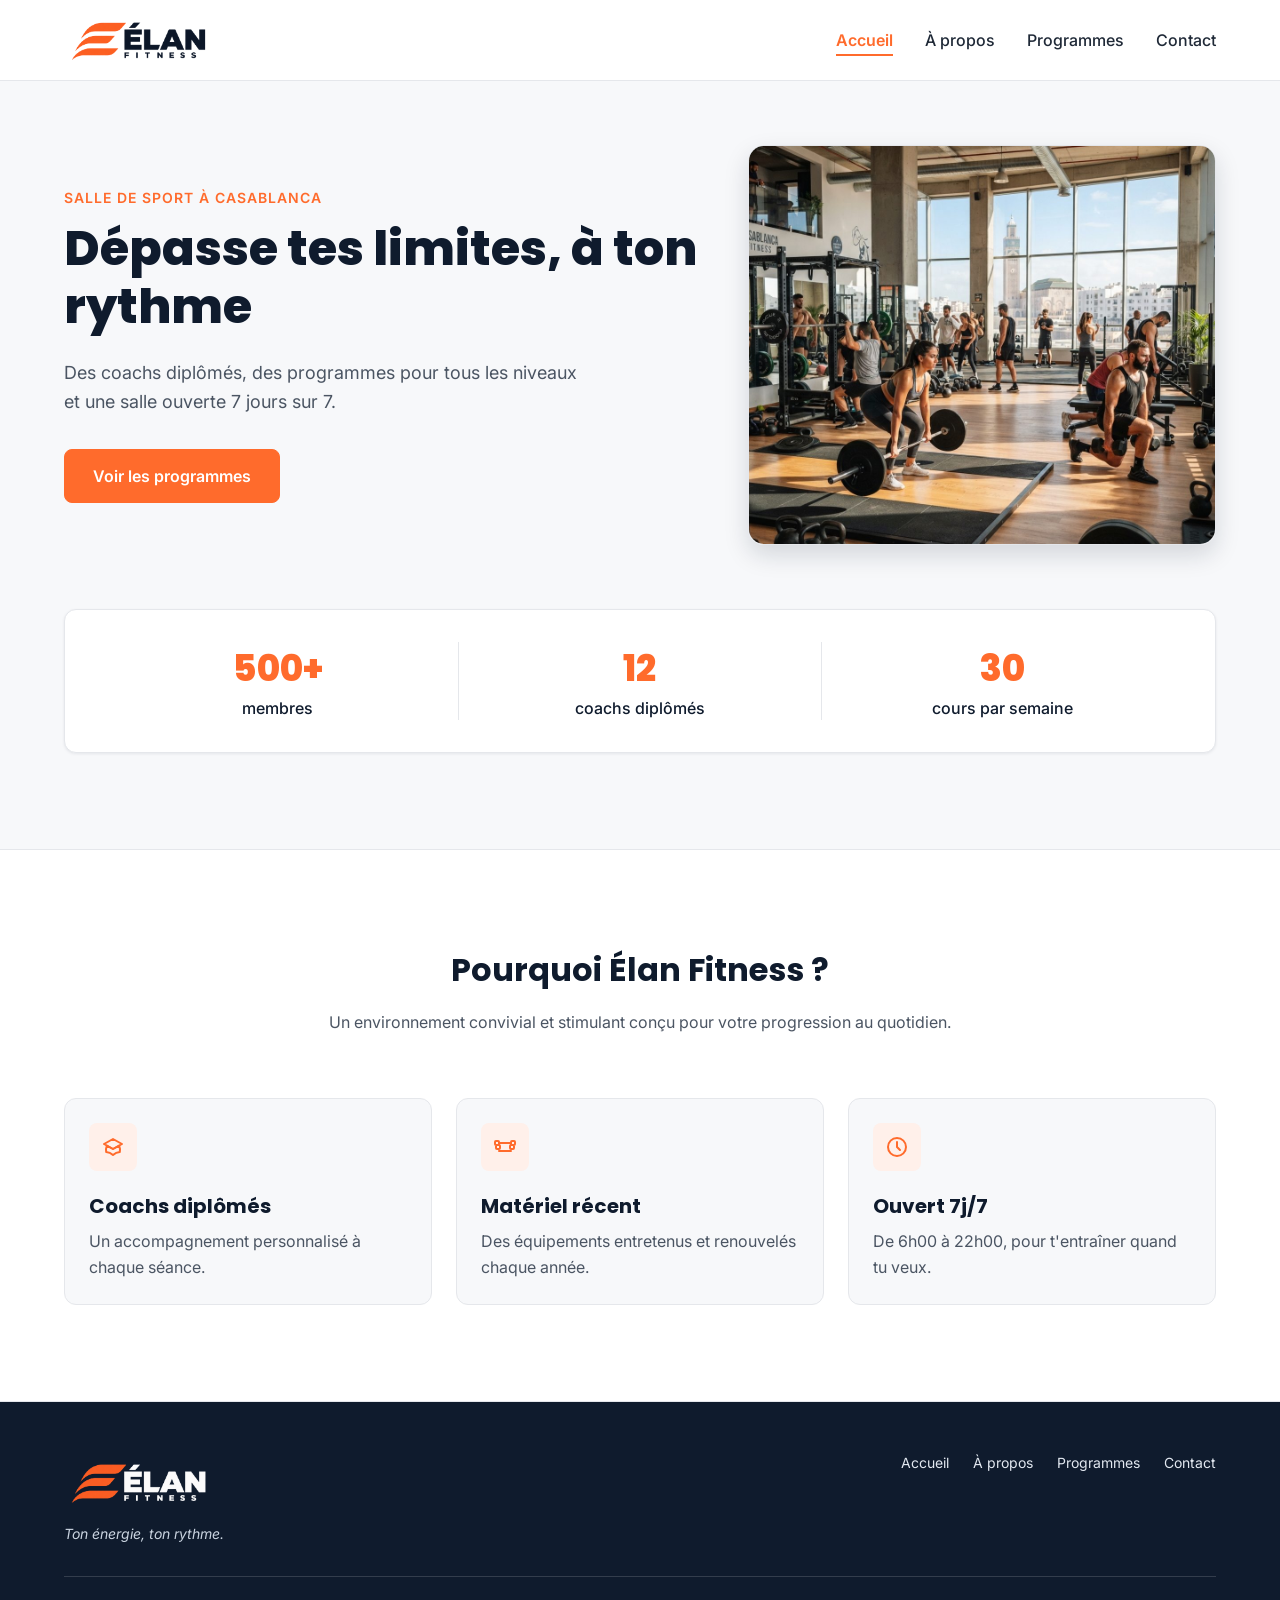
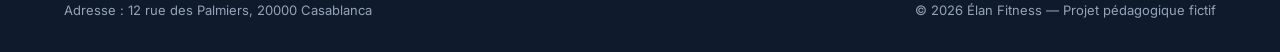
<file: index.html>
<!doctype html>
<html lang="fr">
  <head>
    <meta charset="UTF-8" />
    <meta name="viewport" content="width=device-width, initial-scale=1" />
    <meta
      name="description"
      content="Élan Fitness, salle de sport à Casablanca : musculation, yoga, cardio et boxe fitness avec des coachs diplômés. Réservez votre cours d'essai gratuit."
    />
    <title>Élan Fitness | Salle de sport à Casablanca</title>

    <link rel="preconnect" href="https://fonts.googleapis.com" />
    <link rel="preconnect" href="https://fonts.gstatic.com" crossorigin />
    <link
      href="https://fonts.googleapis.com/css2?family=Inter:wght@400;500;600&family=Poppins:wght@600;700;800&display=swap"
      rel="stylesheet"
    />

    <link rel="stylesheet" href="style.css" />
  </head>

  <body>
    <header class="en-tete">
      <div class="conteneur en-tete-contenu">
        <a href="./index.html" class="logo"
          ><img src="img/elan-fitness-noir.png" alt="Élan Fitness"
        /></a>

        <nav aria-label="Navigation principale">
          <ul class="menu">
            <li><a href="./index.html" class="lien-actif">Accueil</a></li>
            <li><a href="./Propos.html">À propos</a></li>
            <li><a href="./Programmes.html">Programmes</a></li>
            <li><a href="./Contact.html">Contact</a></li>
          </ul>
        </nav>
      </div>
    </header>

    <main>
      <section id="accueil" class="hero">
        <div class="conteneur">
          <div class="hero-contenu">
            <div class="hero-texte">
              <p class="sur-titre">Salle de sport à Casablanca</p>
              <h1>Dépasse tes limites, à ton rythme</h1>
              <p class="hero-description">
                Des coachs diplômés, des programmes pour tous les niveaux et une
                salle ouverte 7 jours sur 7.
              </p>
              <div class="boutons">
                <a href="./Programmes.html" class="bouton bouton-principal"
                  >Voir les programmes</a
                >
              </div>
            </div>

            <img
              class="hero-image"
              src="img/hero.jpg"
              alt="Des personnes s'entraînent dans une salle de sport lumineuse à Casablanca"
            />
          </div>

          <div class="chiffres">
            <div class="chiffre">
              <p class="chiffre-nombre">500+</p>
              <p>membres</p>
            </div>
            <div class="chiffre">
              <p class="chiffre-nombre">12</p>
              <p>coachs diplômés</p>
            </div>
            <div class="chiffre">
              <p class="chiffre-nombre">30</p>
              <p>cours par semaine</p>
            </div>
          </div>
        </div>
      </section>

      <section class="section section-blanche">
        <div class="conteneur">
          <div class="section-titre">
            <h2>Pourquoi Élan Fitness ?</h2>
            <p>
              Un environnement convivial et stimulant conçu pour votre
              progression au quotidien.
            </p>
          </div>

          <div class="cartes">
            <article class="carte carte-avantage">
              <div class="icone"><img src="img/icone-coach.svg" alt="" /></div>
              <h3>Coachs diplômés</h3>
              <p>Un accompagnement personnalisé à chaque séance.</p>
            </article>

            <article class="carte carte-avantage">
              <div class="icone">
                <img src="img/icone-materiel.svg" alt="" />
              </div>
              <h3>Matériel récent</h3>
              <p>Des équipements entretenus et renouvelés chaque année.</p>
            </article>

            <article class="carte carte-avantage">
              <div class="icone">
                <img src="img/icone-horloge.svg" alt="" />
              </div>
              <h3>Ouvert 7j/7</h3>
              <p>De 6h00 à 22h00, pour t'entraîner quand tu veux.</p>
            </article>
          </div>
        </div>
      </section>
    </main>

    <footer class="pied-de-page">
      <div class="conteneur">
        <div class="pied-haut">
          <div>
            <p class="logo logo-clair">
              <img src="img/elan-fitness-blanc.png" alt="Élan Fitness" />
            </p>
            <p class="slogan">Ton énergie, ton rythme.</p>
          </div>

          <nav aria-label="Navigation du pied de page">
            <ul class="menu menu-pied">
              <li><a href="./index.html">Accueil</a></li>
              <li><a href="./Propos.html">À propos</a></li>
              <li><a href="./Programmes.html">Programmes</a></li>
              <li><a href="./Contact.html">Contact</a></li>
            </ul>
          </nav>
        </div>

        <div class="pied-bas">
          <p>Adresse : 12 rue des Palmiers, 20000 Casablanca</p>
          <p>&copy; 2026 Élan Fitness — Projet pédagogique fictif</p>
        </div>
      </div>
    </footer>
  </body>
</html>
</file>
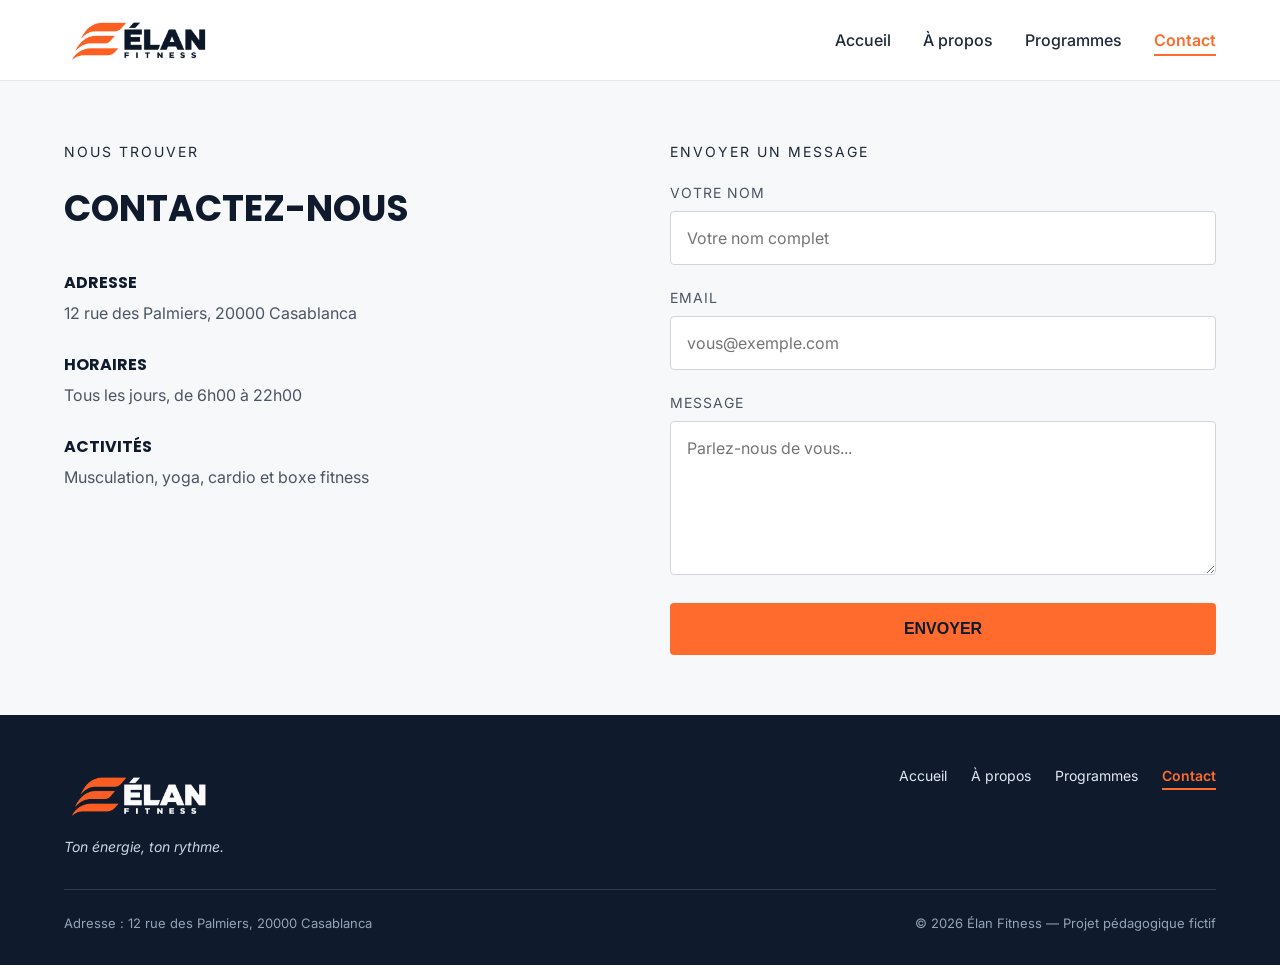
<file: Contact.html>
<!doctype html>
<html lang="fr">
  <head>
    <meta charset="UTF-8" />
    <meta name="viewport" content="width=device-width, initial-scale=1" />
    <meta
      name="description"
      content="Contactez Élan Fitness, salle de sport à Casablanca."
    />
    <title>Contact | Élan Fitness</title>

    <link rel="preconnect" href="https://fonts.googleapis.com" />
    <link rel="preconnect" href="https://fonts.gstatic.com" crossorigin />
    <link
      href="https://fonts.googleapis.com/css2?family=Inter:wght@400;500;600&family=Poppins:wght@600;700;800&display=swap"
      rel="stylesheet"
    />

    <link rel="stylesheet" href="style.css" />
  </head>

  <body>
    <header class="en-tete">
      <div class="conteneur en-tete-contenu">
        <a href="./index.html" class="logo"
          ><img src="img/elan-fitness-noir.png" alt="Élan Fitness"
        /></a>

        <nav aria-label="Navigation principale">
          <ul class="menu">
            <li><a href="./index.html">Accueil</a></li>
            <li><a href="./Propos.html">À propos</a></li>
            <li><a href="./Programmes.html">Programmes</a></li>
            <li>
              <a href="./Contact.html" class="lien-actif" aria-current="page"
                >Contact</a
              >
            </li>
          </ul>
        </nav>
      </div>
    </header>

    <main>
      <section id="contact">
        <div class="conteneur contact-contenu">
          <div class="contact-infos">
            <p class="contact-surtitre">Nous trouver</p>
            <h1>Contactez-nous</h1>

            <div class="contact-info">
              <div>
                <h2>Adresse</h2>
                <p>12 rue des Palmiers, 20000 Casablanca</p>
              </div>
            </div>

            <div class="contact-info">
              <div>
                <h2>Horaires</h2>
                <p>Tous les jours, de 6h00 à 22h00</p>
              </div>
            </div>

            <div class="contact-info">
              <div>
                <h2>Activités</h2>
                <p>Musculation, yoga, cardio et boxe fitness</p>
              </div>
            </div>
          </div>

          <form class="formulaire-contact">
            <p class="contact-surtitre">Envoyer un message</p>

            <div class="champ">
              <label for="nom-complet">Votre nom</label>
              <input
                type="text"
                id="nom-complet"
                name="nom_complet"
                placeholder="Votre nom complet"
                autocomplete="name"
                required
              />
            </div>

            <div class="champ">
              <label for="email">Email</label>
              <input
                type="email"
                id="email"
                name="email"
                placeholder="vous@exemple.com"
                autocomplete="email"
                required
              />
            </div>

            <div class="champ">
              <label for="message">Message</label>
              <textarea
                id="message"
                name="message"
                rows="6"
                placeholder="Parlez-nous de vous..."
                required
              ></textarea>
            </div>

            <button type="button" class="contact-envoyer">Envoyer</button>
          </form>
        </div>
      </section>
    </main>

    <footer class="pied-de-page">
      <div class="conteneur">
        <div class="pied-haut">
          <div>
            <p class="logo logo-clair">
              <img src="img/elan-fitness-blanc.png" alt="Élan Fitness" />
            </p>
            <p class="slogan">Ton énergie, ton rythme.</p>
          </div>

          <nav aria-label="Navigation du pied de page">
            <ul class="menu menu-pied">
              <li><a href="./index.html">Accueil</a></li>
              <li><a href="./Propos.html">À propos</a></li>
              <li><a href="./Programmes.html">Programmes</a></li>
              <li>
                <a href="./Contact.html" class="lien-actif" aria-current="page"
                  >Contact</a
                >
              </li>
            </ul>
          </nav>
        </div>

        <div class="pied-bas">
          <p>Adresse : 12 rue des Palmiers, 20000 Casablanca</p>
          <p>&copy; 2026 Élan Fitness — Projet pédagogique fictif</p>
        </div>
      </div>
    </footer>
  </body>
</html>
</file>
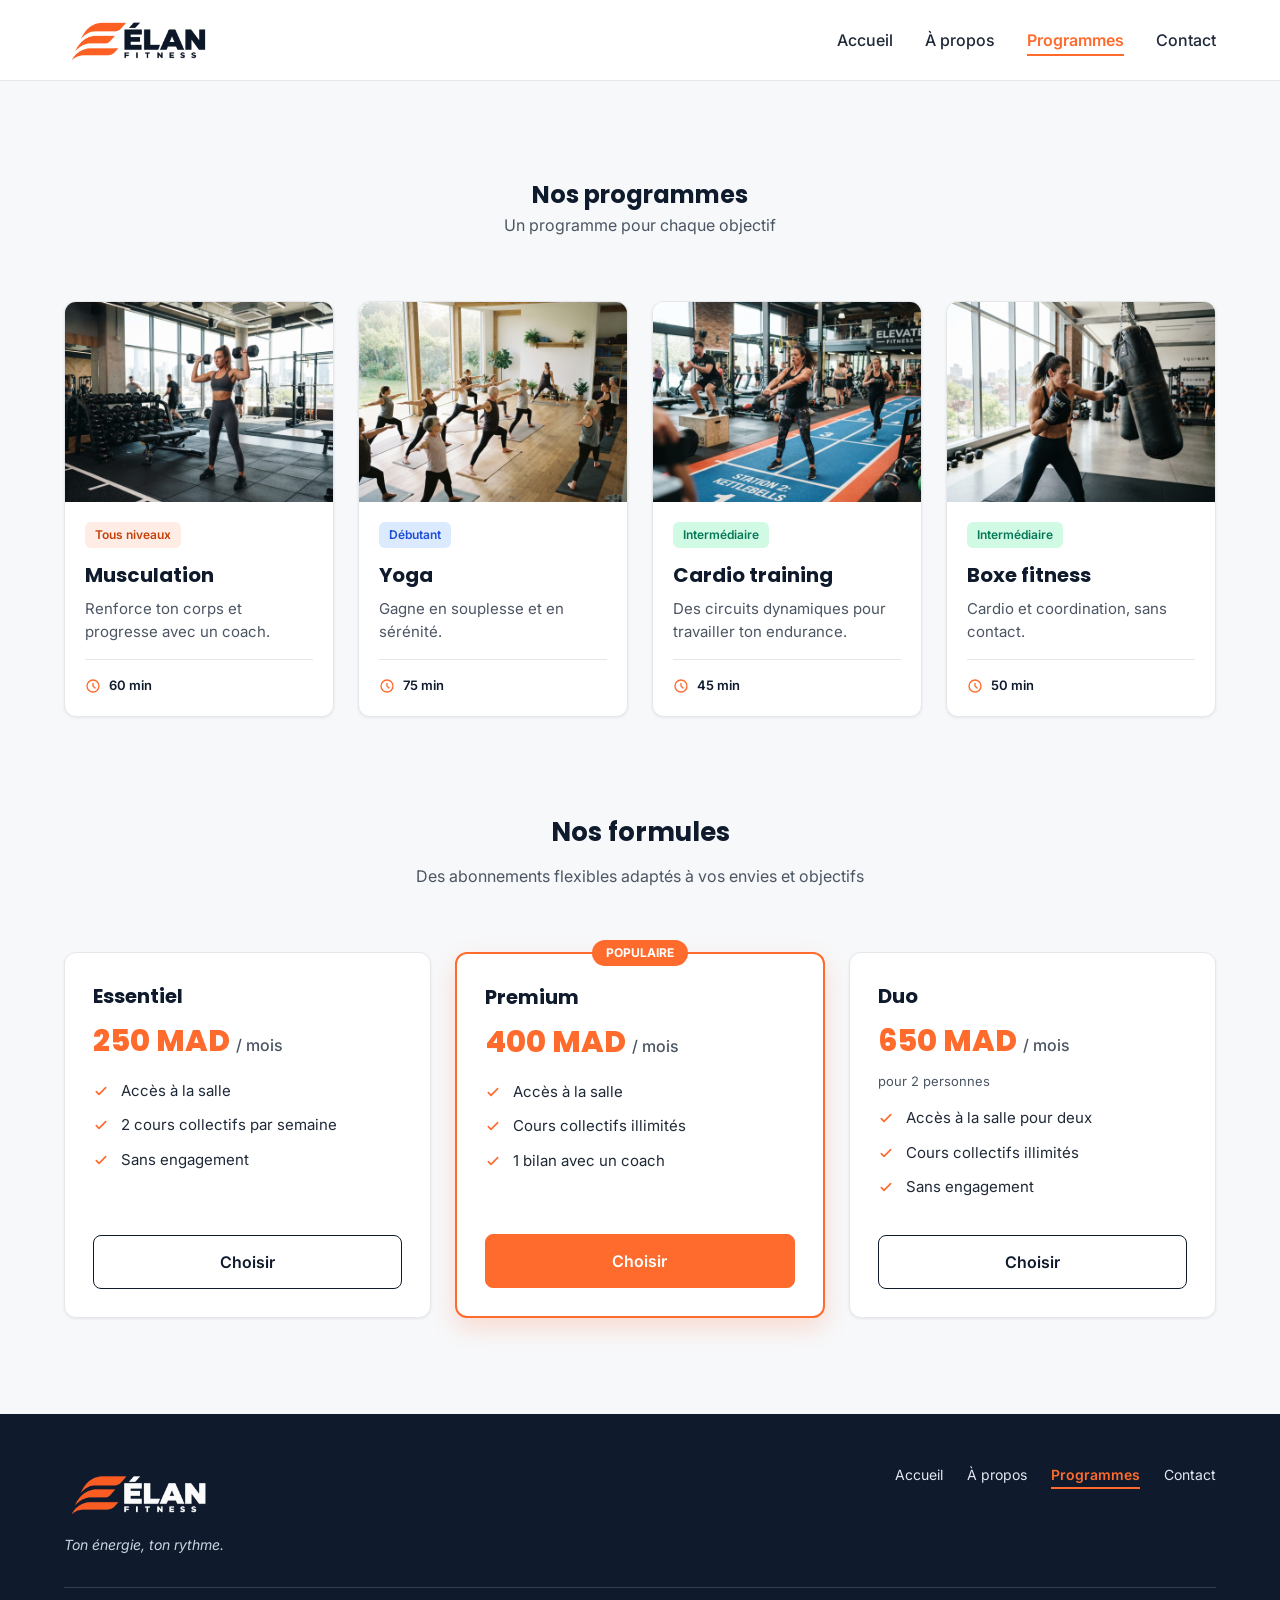
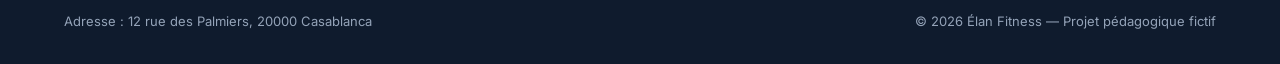
<file: Programmes.html>
<!doctype html>
<html lang="fr">
  <head>
    <meta charset="UTF-8" />
    <meta name="viewport" content="width=device-width, initial-scale=1" />
    <meta
      name="description"
      content="Élan Fitness, salle de sport à Casablanca : musculation, yoga, cardio et boxe fitness avec des coachs diplômés. Réservez votre cours d'essai gratuit."
    />
    <title>Programmes | Élan Fitness</title>

    <link rel="preconnect" href="https://fonts.googleapis.com" />
    <link rel="preconnect" href="https://fonts.gstatic.com" crossorigin />
    <link
      href="https://fonts.googleapis.com/css2?family=Inter:wght@400;500;600&family=Poppins:wght@600;700;800&display=swap"
      rel="stylesheet"
    />

    <link rel="stylesheet" href="style.css" />
  </head>

  <body>
    <header class="en-tete">
      <div class="conteneur en-tete-contenu">
        <a href="./index.html" class="logo"
          ><img src="img/elan-fitness-noir.png" alt="Élan Fitness"
        /></a>

        <nav aria-label="Navigation principale">
          <ul class="menu">
            <li><a href="./index.html">Accueil</a></li>
            <li><a href="./Propos.html">À propos</a></li>
            <li>
              <a href="./Programmes.html" class="lien-actif" aria-current="page"
                >Programmes</a
              >
            </li>
            <li><a href="./Contact.html">Contact</a></li>
          </ul>
        </nav>
      </div>
    </header>

    <main>
      <section id="programmes" class="section">
        <div class="conteneur">
          <div class="section-titre">
            <h1>Nos programmes</h1>
            <p>Un programme pour chaque objectif</p>
          </div>

          <div class="cartes">
            <article class="carte carte-programme">
              <img
                src="img/musculation.jpg"
                alt="Une sportive soulève des haltères dans l'espace musculation"
              />
              <div class="programme-corps">
                <span class="etiquette etiquette-orange">Tous niveaux</span>
                <h3>Musculation</h3>
                <p>Renforce ton corps et progresse avec un coach.</p>
                <p class="duree">
                  <img src="img/icone-duree.svg" alt="" />60 min
                </p>
              </div>
            </article>

            <article class="carte carte-programme">
              <img
                src="img/yoga.jpg"
                alt="Un groupe pratique le yoga sur des tapis dans une salle lumineuse"
              />
              <div class="programme-corps">
                <span class="etiquette etiquette-bleue">Débutant</span>
                <h3>Yoga</h3>
                <p>Gagne en souplesse et en sérénité.</p>
                <p class="duree">
                  <img src="img/icone-duree.svg" alt="" />75 min
                </p>
              </div>
            </article>

            <article class="carte carte-programme">
              <img
                src="img/cardio.jpg"
                alt="Des sportifs suivent un circuit de cardio training avec des kettlebells"
              />
              <div class="programme-corps">
                <span class="etiquette etiquette-verte">Intermédiaire</span>
                <h3>Cardio training</h3>
                <p>Des circuits dynamiques pour travailler ton endurance.</p>
                <p class="duree">
                  <img src="img/icone-duree.svg" alt="" />45 min
                </p>
              </div>
            </article>

            <article class="carte carte-programme">
              <img
                src="img/boxe.jpg"
                alt="Une sportive frappe un sac de frappe pendant un cours de boxe fitness"
              />
              <div class="programme-corps">
                <span class="etiquette etiquette-verte">Intermédiaire</span>
                <h3>Boxe fitness</h3>
                <p>Cardio et coordination, sans contact.</p>
                <p class="duree">
                  <img src="img/icone-duree.svg" alt="" />50 min
                </p>
              </div>
            </article>
          </div>

          <div class="formules">
            <div class="section-titre">
              <h3>Nos formules</h3>
              <p>Des abonnements flexibles adaptés à vos envies et objectifs</p>
            </div>

            <div class="cartes">
              <article class="carte formule">
                <h4>Essentiel</h4>
                <p class="prix">250 MAD <span>/ mois</span></p>
                <ul class="formule-liste">
                  <li>Accès à la salle</li>
                  <li>2 cours collectifs par semaine</li>
                  <li>Sans engagement</li>
                </ul>
                <a href="./Contact.html" class="bouton bouton-secondaire"
                  >Choisir</a
                >
              </article>

              <article class="carte formule formule-populaire">
                <p class="badge-populaire">Populaire</p>
                <h4>Premium</h4>
                <p class="prix">400 MAD <span>/ mois</span></p>
                <ul class="formule-liste">
                  <li>Accès à la salle</li>
                  <li>Cours collectifs illimités</li>
                  <li>1 bilan avec un coach</li>
                </ul>
                <a href="./Contact.html" class="bouton bouton-principal"
                  >Choisir</a
                >
              </article>

              <article class="carte formule">
                <h4>Duo</h4>
                <p class="prix">650 MAD <span>/ mois</span></p>
                <p class="prix-note">pour 2 personnes</p>
                <ul class="formule-liste">
                  <li>Accès à la salle pour deux</li>
                  <li>Cours collectifs illimités</li>
                  <li>Sans engagement</li>
                </ul>
                <a href="./Contact.html" class="bouton bouton-secondaire"
                  >Choisir</a
                >
              </article>
            </div>
          </div>
        </div>
      </section>
    </main>

    <footer class="pied-de-page">
      <div class="conteneur">
        <div class="pied-haut">
          <div>
            <p class="logo logo-clair">
              <img src="img/elan-fitness-blanc.png" alt="Élan Fitness" />
            </p>
            <p class="slogan">Ton énergie, ton rythme.</p>
          </div>

          <nav aria-label="Navigation du pied de page">
            <ul class="menu menu-pied">
              <li><a href="./index.html">Accueil</a></li>
              <li><a href="./Propos.html">À propos</a></li>
              <li>
                <a
                  href="./Programmes.html"
                  class="lien-actif"
                  aria-current="page"
                  >Programmes</a
                >
              </li>
              <li><a href="./Contact.html">Contact</a></li>
            </ul>
          </nav>
        </div>

        <div class="pied-bas">
          <p>Adresse : 12 rue des Palmiers, 20000 Casablanca</p>
          <p>&copy; 2026 Élan Fitness — Projet pédagogique fictif</p>
        </div>
      </div>
    </footer>
  </body>
</html>
</file>
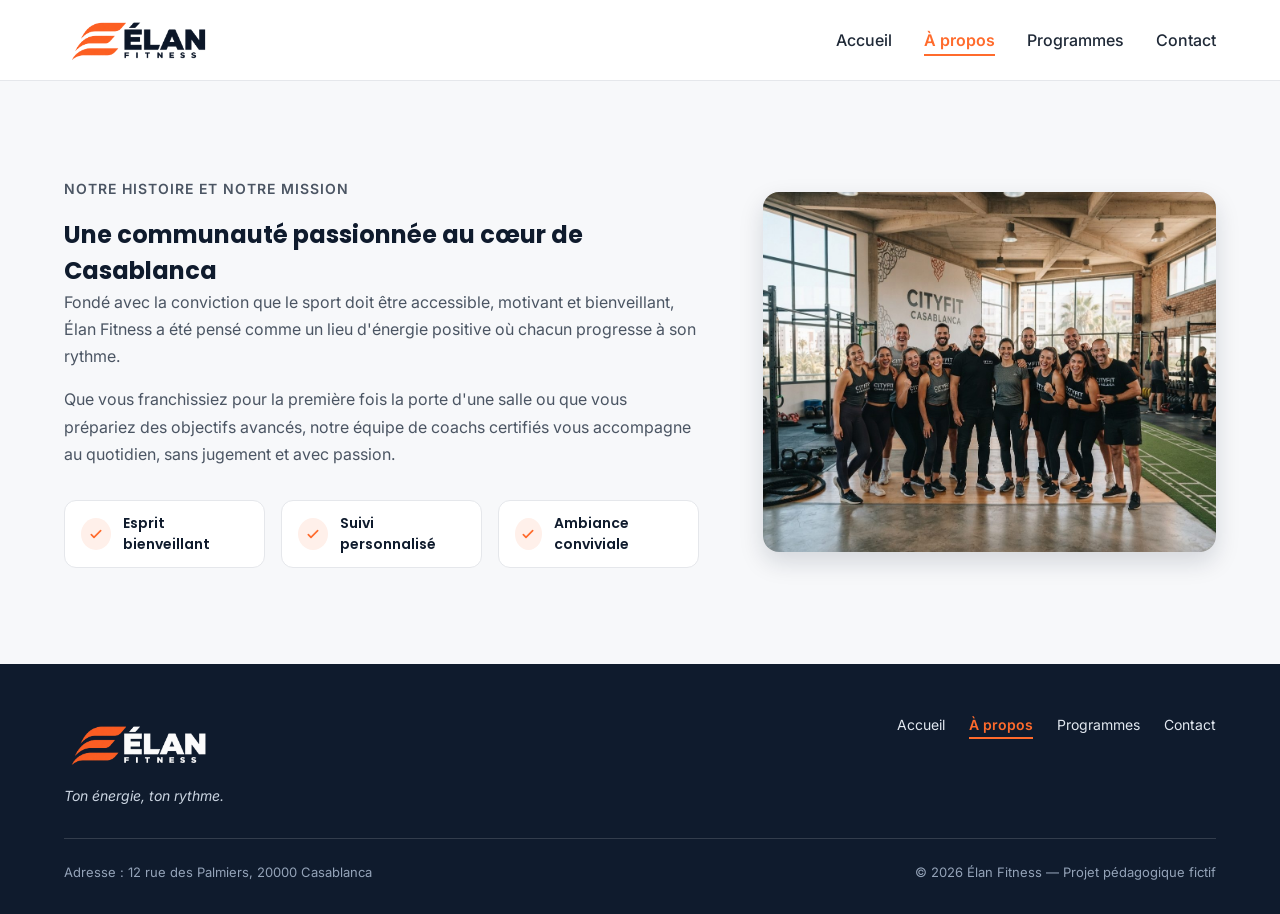
<file: Propos.html>
<!doctype html>
<html lang="fr">
  <head>
    <meta charset="UTF-8" />
    <meta name="viewport" content="width=device-width, initial-scale=1" />
    <meta
      name="description"
      content="Élan Fitness, salle de sport à Casablanca : musculation, yoga, cardio et boxe fitness avec des coachs diplômés. Réservez votre cours d'essai gratuit."
    />
    <title>À propos | Élan Fitness</title>

    <link rel="preconnect" href="https://fonts.googleapis.com" />
    <link rel="preconnect" href="https://fonts.gstatic.com" crossorigin />
    <link
      href="https://fonts.googleapis.com/css2?family=Inter:wght@400;500;600&family=Poppins:wght@600;700;800&display=swap"
      rel="stylesheet"
    />

    <link rel="stylesheet" href="style.css" />
  </head>

  <body>
    <header class="en-tete">
      <div class="conteneur en-tete-contenu">
        <a href="./index.html" class="logo"
          ><img src="img/elan-fitness-noir.png" alt="Élan Fitness"
        /></a>

        <nav aria-label="Navigation principale">
          <ul class="menu">
            <li><a href="./index.html">Accueil</a></li>
            <li>
              <a href="./Propos.html" class="lien-actif" aria-current="page"
                >À propos</a
              >
            </li>
            <li><a href="./Programmes.html">Programmes</a></li>
            <li><a href="./Contact.html">Contact</a></li>
          </ul>
        </nav>
      </div>
    </header>

    <main>
      <section id="a-propos" class="section">
        <div class="conteneur apropos-contenu">
          <div class="apropos-texte">
            <p class="sur-titre">Notre histoire et notre mission</p>
            <h1>Une communauté passionnée au cœur de Casablanca</h1>
            <p>
              Fondé avec la conviction que le sport doit être accessible,
              motivant et bienveillant, Élan Fitness a été pensé comme un lieu
              d'énergie positive où chacun progresse à son rythme.
            </p>
            <p>
              Que vous franchissiez pour la première fois la porte d'une salle
              ou que vous prépariez des objectifs avancés, notre équipe de
              coachs certifiés vous accompagne au quotidien, sans jugement et
              avec passion.
            </p>

            <ul class="valeurs">
              <li class="valeur">
                <div class="icone icone-petite">
                  <img src="img/icone-check.svg" alt="" />
                </div>
                <span>Esprit bienveillant</span>
              </li>
              <li class="valeur">
                <div class="icone icone-petite">
                  <img src="img/icone-check.svg" alt="" />
                </div>
                <span>Suivi personnalisé</span>
              </li>
              <li class="valeur">
                <div class="icone icone-petite">
                  <img src="img/icone-check.svg" alt="" />
                </div>
                <span>Ambiance conviviale</span>
              </li>
            </ul>
          </div>

          <img
            class="apropos-image"
            src="img/equipe.jpg"
            alt="L'équipe de coachs d'Élan Fitness réunie dans la salle"
          />
        </div>
      </section>
    </main>

    <footer class="pied-de-page">
      <div class="conteneur">
        <div class="pied-haut">
          <div>
            <p class="logo logo-clair">
              <img src="img/elan-fitness-blanc.png" alt="Élan Fitness" />
            </p>
            <p class="slogan">Ton énergie, ton rythme.</p>
          </div>

          <nav aria-label="Navigation du pied de page">
            <ul class="menu menu-pied">
              <li><a href="./index.html">Accueil</a></li>
              <li>
                <a href="./Propos.html" class="lien-actif" aria-current="page"
                  >À propos</a
                >
              </li>
              <li><a href="./Programmes.html">Programmes</a></li>
              <li><a href="./Contact.html">Contact</a></li>
            </ul>
          </nav>
        </div>

        <div class="pied-bas">
          <p>Adresse : 12 rue des Palmiers, 20000 Casablanca</p>
          <p>&copy; 2026 Élan Fitness — Projet pédagogique fictif</p>
        </div>
      </div>
    </footer>
  </body>
</html>
</file>
<file: style.css>
* {
  box-sizing: border-box;
  margin: 0;
  padding: 0;
}

html {
  scroll-behavior: smooth;
}

body {
  font-family: 'Inter', Arial, sans-serif;
  font-size: 16px;
  line-height: 1.5;
  color: #1F2937;
  background-color: #F7F8FA;
}

h1, h2, h3, h4 {
  font-family: 'Poppins', Arial, sans-serif;
  color: #0F1B2D;
}

a {
  color: inherit;
  text-decoration: none;
}

ul {
  list-style: none;
}

img {
  display: block;
  max-width: 100%;
}

a:focus-visible,
button:focus-visible {
  outline: 3px solid #FF6B2C;
  outline-offset: 2px;
}

.conteneur {
  width: 100%;
  max-width: 1200px;
  margin: 0 auto;
  padding: 0 24px;
}

.section {
  padding: 96px 0;
}

.section-blanche {
  background-color: #FFFFFF;
  border-top: 1px solid #E5E7EB;
  border-bottom: 1px solid #E5E7EB;
}

.section-titre {
  max-width: 640px;
  margin: 0 auto 64px;
  text-align: center;
}

.section-titre h2 {
  font-size: 32px;
  margin-bottom: 16px;
}

.section-titre h3 {
  font-size: 26px;
  margin-bottom: 12px;
}

.section-titre p {
  color: #4B5563;
}

.sur-titre {
  font-size: 14px;
  font-weight: 600;
  color: #FF6B2C;
  text-transform: uppercase;
  letter-spacing: 1px;
  margin-bottom: 12px;
}

.bouton {
  display: inline-block;
  padding: 14px 28px;
  border-radius: 8px;
  font-size: 16px;
  font-weight: 600;
  text-align: center;
  cursor: pointer;
}

.bouton-principal {
  background-color: #FF6B2C;
  border: 1px solid #FF6B2C;
  color: #FFFFFF;
}

.bouton-principal:hover {
  background-color: #F05817;
}

.bouton-secondaire {
  background-color: #FFFFFF;
  border: 1px solid #0F1B2D;
  color: #0F1B2D;
}

.bouton-secondaire:hover {
  background-color: #F3F4F6;
}

.cartes {
  display: flex;
  gap: 24px;
}

.carte {
  flex: 1;
  background-color: #FFFFFF;
  border: 1px solid #E5E7EB;
  border-radius: 12px;
  box-shadow: 0 1px 3px rgba(15, 27, 45, 0.08);
}

.icone {
  width: 48px;
  height: 48px;
  background-color: #FFF0EA;
  border-radius: 8px;
  display: flex;
  align-items: center;
  justify-content: center;
}

.icone img {
  width: 24px;
  height: 24px;
}

.icone-petite {
  width: 32px;
  height: 32px;
  border-radius: 50%;
}

.icone-petite img {
  width: 16px;
  height: 16px;
}

.en-tete {
  position: sticky;
  top: 0;
  z-index: 10;
  background-color: #FFFFFF;
  border-bottom: 1px solid #E5E7EB;
}

.en-tete-contenu {
  height: 80px;
  display: flex;
  align-items: center;
  justify-content: space-between;
}

.logo {
  display: flex;
  align-items: center;
  font-family: 'Poppins', Arial, sans-serif;
  font-size: 24px;
  font-weight: 700;
  color: #0F1B2D;
}

.logo::after {
  content: "";
  width: 10px;
  height: 10px;
  margin-left: 8px;
  background-color: #FF6B2C;
  border-radius: 50%;
}

.menu {
  display: flex;
  gap: 32px;
}

.menu a {
  font-weight: 500;
  padding-bottom: 4px;
  border-bottom: 2px solid transparent;
}

.menu a:hover {
  color: #FF6B2C;
}

.menu .lien-actif {
  color: #FF6B2C;
  font-weight: 600;
  border-bottom-color: #FF6B2C;
}

.hero {
  padding: 64px 0 96px;
}

.hero-contenu {
  display: flex;
  align-items: center;
  gap: 32px;
}

.hero-texte {
  flex: 7;
}

.hero-texte h1 {
  font-size: 48px;
  font-weight: 800;
  line-height: 1.2;
  margin-bottom: 24px;
}

.hero-description {
  max-width: 520px;
  font-size: 18px;
  line-height: 1.6;
  color: #4B5563;
  margin-bottom: 32px;
}

.boutons {
  display: flex;
  flex-wrap: wrap;
  gap: 16px;
}

.hero-image {
  flex: 5;
  min-width: 0;
  height: 400px;
  object-fit: cover;
  border-radius: 16px;
  border: 1px solid #E5E7EB;
  box-shadow: 0 10px 25px rgba(15, 27, 45, 0.15);
}

.chiffres {
  display: flex;
  margin-top: 64px;
  padding: 32px;
  background-color: #FFFFFF;
  border: 1px solid #E5E7EB;
  border-radius: 12px;
  box-shadow: 0 1px 3px rgba(15, 27, 45, 0.08);
}

.chiffre {
  flex: 1;
  text-align: center;
  font-weight: 500;
  color: #0F1B2D;
}

.chiffre + .chiffre {
  border-left: 1px solid #E5E7EB;
}

.chiffre-nombre {
  font-family: 'Poppins', Arial, sans-serif;
  font-size: 36px;
  font-weight: 800;
  color: #FF6B2C;
}

.carte-avantage {
  padding: 24px;
  background-color: #F7F8FA;
  box-shadow: none;
}

.carte-avantage .icone {
  margin-bottom: 20px;
}

.carte-avantage h3 {
  font-size: 20px;
  margin-bottom: 8px;
}

.carte-avantage p {
  color: #4B5563;
  line-height: 1.6;
}

.apropos-contenu {
  display: flex;
  align-items: center;
  gap: 64px;
}

.apropos-texte {
  flex: 7;
}

.apropos-texte h2 {
  font-size: 36px;
  line-height: 1.2;
  margin-bottom: 20px;
}

.apropos-texte p {
  color: #4B5563;
  line-height: 1.7;
  margin-bottom: 16px;
}

.valeurs {
  display: flex;
  gap: 16px;
  margin-top: 32px;
}

.valeur {
  flex: 1;
  display: flex;
  align-items: center;
  gap: 12px;
  padding: 12px 16px;
  background-color: #FFFFFF;
  border: 1px solid #E5E7EB;
  border-radius: 12px;
  font-family: 'Poppins', Arial, sans-serif;
  font-size: 14px;
  font-weight: 600;
  color: #0F1B2D;
}

.apropos-image {
  flex: 5;
  min-width: 0;
  height: 360px;
  object-fit: cover;
  border-radius: 16px;
  box-shadow: 0 10px 25px rgba(15, 27, 45, 0.15);
}

.carte-programme {
  display: flex;
  flex-direction: column;
  overflow: hidden;
}

.carte-programme > img {
  width: 100%;
  height: 200px;
  object-fit: cover;
}

.programme-corps {
  flex: 1;
  display: flex;
  flex-direction: column;
  padding: 20px;
}

.programme-corps h3 {
  font-size: 20px;
  margin-bottom: 8px;
}

.programme-corps p {
  font-size: 15px;
  color: #4B5563;
}

.etiquette {
  align-self: flex-start;
  padding: 4px 10px;
  margin-bottom: 12px;
  border-radius: 6px;
  font-size: 12px;
  font-weight: 600;
}

.etiquette-orange {
  background-color: #FFEDE5;
  color: #C2410C;
}

.etiquette-bleue {
  background-color: #DBEAFE;
  color: #1D4ED8;
}

.etiquette-verte {
  background-color: #D1FAE5;
  color: #047857;
}

.programme-corps .duree {
  display: flex;
  align-items: center;
  gap: 8px;
  margin-top: auto;
  padding-top: 16px;
  border-top: 1px solid #E5E7EB;
  font-size: 13px;
  font-weight: 600;
  color: #0F1B2D;
}

.programme-corps h3 + p {
  margin-bottom: 16px;
}

.duree img {
  width: 16px;
  height: 16px;
}

.formules {
  margin-top: 96px;
}

.formule {
  position: relative;
  display: flex;
  flex-direction: column;
  padding: 28px;
}

.formule h4 {
  font-size: 20px;
}

.prix {
  margin: 8px 0 16px;
  font-family: 'Poppins', Arial, sans-serif;
  font-size: 30px;
  font-weight: 800;
  color: #FF6B2C;
}

.prix span {
  font-family: 'Inter', Arial, sans-serif;
  font-size: 16px;
  font-weight: 500;
  color: #4B5563;
}

.prix-note {
  margin: -8px 0 16px;
  font-size: 13px;
  color: #4B5563;
}

.formule-liste {
  flex: 1;
  margin-bottom: 24px;
}

.formule-liste li {
  padding-left: 28px;
  margin-bottom: 12px;
  font-size: 15px;
  background-image: url('img/icone-check.svg');
  background-repeat: no-repeat;
  background-position: left center;
  background-size: 16px;
}

.formule .bouton {
  display: block;
}

.formule-populaire {
  border: 2px solid #FF6B2C;
  box-shadow: 0 10px 25px rgba(255, 107, 44, 0.2);
}

.badge-populaire {
  position: absolute;
  top: -14px;
  left: 50%;
  transform: translateX(-50%);
  padding: 4px 14px;
  background-color: #FF6B2C;
  border-radius: 999px;
  font-size: 12px;
  font-weight: 700;
  text-transform: uppercase;
  color: #FFFFFF;
}

.pied-de-page {
  padding: 48px 0 32px;
  background-color: #0F1B2D;
  color: #FFFFFF;
}

.pied-haut {
  display: flex;
  justify-content: space-between;
  align-items: flex-start;
  padding-bottom: 32px;
  border-bottom: 1px solid rgba(255, 255, 255, 0.15);
}

.logo-clair {
  color: #FFFFFF;
}

.slogan {
  margin-top: 8px;
  font-size: 14px;
  font-style: italic;
  color: #CBD5E1;
}

.menu-pied {
  gap: 24px;
}

.menu-pied a {
  font-size: 14px;
  font-weight: 400;
  color: #E2E8F0;
}

.pied-bas {
  display: flex;
  justify-content: space-between;
  margin-top: 24px;
  font-size: 13px;
  color: #94A3B8;
}


.logo img {
  width: 150px;
  height: auto;
}

.logo::after {
  display: none;
}

#contact {
  padding: 60px 0;
}

.contact-contenu {
  display: flex;
  gap: 60px;
}

.contact-infos {
  width: 50%;
}

.contact-surtitre {
  margin-bottom: 20px;
  font-size: 14px;
  text-transform: uppercase;
  letter-spacing: 2px;
}

.contact-infos h1 {
  margin-bottom: 35px;
  font-size: 36px;
  text-transform: uppercase;
}

.contact-info {
  display: flex;
  gap: 18px;
  margin-bottom: 28px;
}

.contact-info h2 {
  margin-bottom: 6px;
  font-size: 16px;
  text-transform: uppercase;
}

.contact-info p {
  color: #4b5563;
}

.formulaire-contact {
  width: 50%;
}

.formulaire-contact .champ {
  margin-bottom: 22px;
}

.formulaire-contact label {
  display: block;
  margin-bottom: 8px;
  font-size: 14px;
  text-transform: uppercase;
  color: #4b5563;
  letter-spacing: 1px;
}

.formulaire-contact input,
.formulaire-contact textarea {
  width: 100%;
  padding: 16px;
  font-family: "Inter", Arial, sans-serif;
  font-size: 16px;
  background-color: #ffffff;
  color: #0f1b2d;
  border: 1px solid #d1d5db;
  border-radius: 4px;
}

.formulaire-contact input:focus,
.formulaire-contact textarea:focus {
  outline: 2px solid #c2410c;
}

.contact-envoyer {
  width: 100%;
  padding: 17px;
  font-size: 16px;
  font-weight: bold;
  text-transform: uppercase;
  background-color: #ff6b2c;
  color: #0f1b2d;
  border: 0;
  border-radius: 4px;
  cursor: pointer;
  transition: 0.2s;
}

.contact-envoyer:hover {
  background-color: #f05817;
  transform: translateY(-3px);
}

@media (max-width: 800px) {
  .contact-contenu {
    display: block;
  }

  .contact-infos,
  .formulaire-contact {
    width: 100%;
  }

  .formulaire-contact {
    margin-top: 40px;
  }
}

.hero-texte,
.apropos-texte,
.carte,
.contact-infos,
.formulaire-contact {
  min-width: 0;
}

p,
h1,
h2,
h3,
a {
  overflow-wrap: break-word;
}

.formulaire-contact textarea {
  resize: vertical;
}

@media (max-width: 1000px) {
  .en-tete-contenu {
    height: auto;
    min-height: 80px;
    padding-top: 16px;
    padding-bottom: 16px;
    gap: 20px;
  }

  .menu {
    flex-wrap: wrap;
    gap: 16px;
  }

  .hero-contenu,
  .apropos-contenu {
    flex-direction: column;
    align-items: stretch;
    gap: 32px;
  }

  .hero-image,
  .apropos-image {
    flex: auto;
    width: 100%;
    height: 320px;
  }

  .cartes {
    flex-wrap: wrap;
  }

  .carte {
    flex: auto;
    width: calc(50% - 12px);
  }

  .valeurs {
    flex-wrap: wrap;
  }

  .valeur {
    flex: auto;
  }

  .pied-haut {
    flex-direction: column;
    gap: 24px;
  }

  .pied-bas {
    flex-wrap: wrap;
    gap: 16px;
  }
}

@media (max-width: 600px) {
  .conteneur {
    padding-left: 16px;
    padding-right: 16px;
  }

  .en-tete-contenu {
    flex-direction: column;
    gap: 12px;
  }

  .en-tete nav {
    width: 100%;
  }

  .menu {
    justify-content: center;
    gap: 8px 16px;
  }

  .menu a {
    display: inline-block;
    padding-top: 8px;
    padding-bottom: 8px;
    font-size: 14px;
  }

  .logo img {
    width: 130px;
  }

  .section,
  .hero,
  #contact {
    padding: 40px 0;
  }

  .hero-texte h1,
  .apropos-texte h1,
  .apropos-texte h2,
  .contact-infos h1 {
    font-size: 30px;
  }

  .section-titre h1,
  .section-titre h2 {
    font-size: 28px;
  }

  .section-titre {
    margin-bottom: 32px;
  }

  .hero-description {
    font-size: 16px;
  }

  .hero-image,
  .apropos-image {
    height: 240px;
  }

  .boutons,
  .cartes,
  .valeurs,
  .chiffres {
    flex-direction: column;
  }

  .bouton,
  .carte,
  .valeur {
    width: 100%;
  }

  .chiffres {
    margin-top: 32px;
    padding: 24px;
    gap: 20px;
  }

  .chiffre + .chiffre {
    border-left: 0;
    border-top: 1px solid #e5e7eb;
    padding-top: 20px;
  }

  .formules {
    margin-top: 48px;
  }

  .formule {
    padding: 24px;
  }

  .formule-populaire {
    margin-top: 12px;
  }

  .pied-de-page {
    padding: 32px 0;
  }

  .menu-pied {
    justify-content: flex-start;
  }
}
</file>
